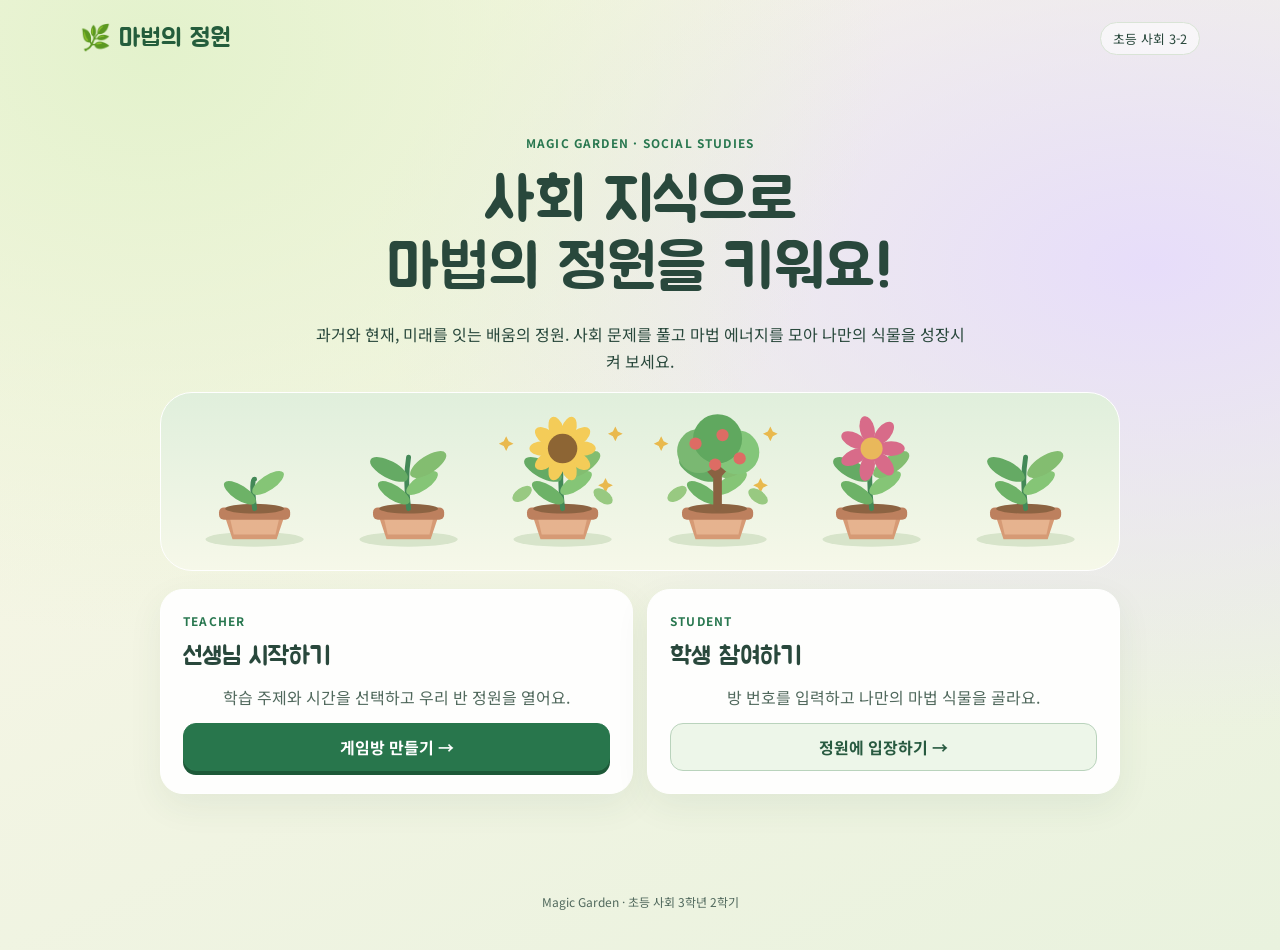
<file: public/index.html>
<!doctype html><html lang="ko"><head><meta charset="utf-8"><meta name="viewport" content="width=device-width, initial-scale=1"><title>마법의 정원 | 사회 학습 게임</title><link rel="stylesheet" href="style.css"><script defer src="config.js"></script><script defer src="common.js"></script><script defer src="home.js"></script></head><body><main class="shell"><header class="top"><span class="brand">🌿 마법의 정원</span><span class="pill">초등 사회 3-2</span></header><section class="hero"><div class="eyebrow">MAGIC GARDEN · SOCIAL STUDIES</div><h1>사회 지식으로<br>마법의 정원을 키워요!</h1><p>과거와 현재, 미래를 잇는 배움의 정원. 사회 문제를 풀고 마법 에너지를 모아 나만의 식물을 성장시켜 보세요.</p><div class="hero-art" id="hero-art" aria-hidden="true"></div><div class="home-actions"><section class="panel"><div class="eyebrow">TEACHER</div><h2>선생님 시작하기</h2><p class="muted">학습 주제와 시간을 선택하고 우리 반 정원을 열어요.</p><a class="btn primary" href="teacher.html">게임방 만들기 →</a></section><section class="panel"><div class="eyebrow">STUDENT</div><h2>학생 참여하기</h2><p class="muted">방 번호를 입력하고 나만의 마법 식물을 골라요.</p><a class="btn" href="student.html">정원에 입장하기 →</a></section></div><div id="notice"></div></section><footer>Magic Garden · 초등 사회 3학년 2학기</footer></main></body></html>
</file>
<file: public/style.css>
@import url('https://fonts.googleapis.com/css2?family=Jua&family=Fredoka:wght@400;500;600&family=Noto+Sans+KR:wght@400;500;600;700&display=swap');
:root{--ink:#29483c;--muted:#51695d;--leaf:#28774f;--leaf2:#d8edcf;--cream:#fffaf0;--gold:#f5d77e;--line:#d9e4d6;--shadow:0 12px 35px #254f3412;--accent:#5d9967}*{box-sizing:border-box}body{margin:0;font-family:'Noto Sans KR',system-ui,sans-serif;color:var(--ink);background:radial-gradient(ellipse at 12% 5%,#e3f2cc,transparent 46%),radial-gradient(ellipse at 90% 28%,#e7ddfa,transparent 48%),linear-gradient(155deg,#fbf7e8,#e9f2de);min-height:100vh}body[data-theme=future]{background:radial-gradient(ellipse at 10% 0,#bcebe0,transparent 55%),radial-gradient(ellipse at 90% 30%,#dcd5fa,transparent 55%),#f0f9f4}body[data-theme=traditional]{background:radial-gradient(ellipse at 15% 0,#f7d9d4,transparent 55%),radial-gradient(ellipse at 90% 20%,#d8e8be,transparent 55%),#fff7e8}h1,h2,h3,.brand{font-family:Jua,'Noto Sans KR',sans-serif;font-weight:400;margin:0}h1{font-size:clamp(2rem,5vw,3.8rem);line-height:1.1}h2{font-size:1.55rem}h3{font-size:1.25rem}p{line-height:1.65;margin:.45rem 0}.muted,small{color:var(--muted)}small{font-size:.8rem}.eyebrow{font-size:.74rem;letter-spacing:.1em;font-weight:700;color:var(--leaf);text-transform:uppercase}.shell{max-width:1160px;margin:auto;padding:22px 20px 40px}.student .shell{max-width:530px;padding:12px 12px 30px}.top{display:flex;align-items:center;justify-content:space-between;gap:12px;margin-bottom:18px}.brand{font-size:1.55rem;color:#245d3c;text-decoration:none;white-space:nowrap}.pill{border:1px solid var(--line);border-radius:99px;padding:6px 12px;font-size:.8rem;background:#fff9}.panel{background:#ffffffed;border:1px solid #fff;border-radius:23px;padding:22px;box-shadow:var(--shadow);min-width:0}.student .panel{padding:16px;border-radius:20px}.layout{display:grid;grid-template-columns:minmax(0,1.5fr) minmax(0,1fr);gap:16px}.stack{display:grid;gap:13px}.row{display:flex;align-items:center;gap:10px;flex-wrap:wrap}.between{justify-content:space-between}.grow{flex:1}.grid2{display:grid;grid-template-columns:repeat(2,minmax(0,1fr));gap:12px}.grid3{display:grid;grid-template-columns:repeat(3,minmax(0,1fr));gap:10px}.btn,button{font:inherit;cursor:pointer;border:1px solid #b9d3bc;background:#edf6e9;color:#285a40;padding:11px 16px;border-radius:13px;font-weight:700;min-height:44px;transition:transform .15s,background .15s;text-decoration:none;display:inline-flex;align-items:center;justify-content:center;gap:6px;text-align:center}button:hover,.btn:hover{background:#e0efd8;transform:translateY(-1px)}button:disabled{opacity:.48;cursor:not-allowed;transform:none}button.primary,.btn.primary{background:#28764c;color:white;border-color:#28764c;box-shadow:0 4px 0 #1d5938}button.gold{background:#f8e0a0;border-color:#e5bd67;color:#59400b}button.danger{background:#fde8e3;color:#9e382e;border-color:#efc7bf}.wide{width:100%}button:focus-visible,a:focus-visible,input:focus-visible{outline:3px solid #9364b6;outline-offset:3px}input[type=text]{width:100%;font:inherit;border:1px solid #b8cdbb;border-radius:12px;padding:13px;background:white;color:var(--ink)}input[type=checkbox],input[type=radio]{accent-color:#28764c;width:18px;height:18px;flex-shrink:0}label.check{display:flex;gap:9px;align-items:center;border:1px solid var(--line);padding:10px 12px;border-radius:12px;background:#fafcf8;font-size:.92rem}label.check:has(input:checked){background:#eaf5e5;border-color:#a7c9a7}.topic-group{border-top:1px solid var(--line);padding-top:14px}.topic-group h3{margin-bottom:10px}.tiny{font-size:.8rem;padding:7px 10px;min-height:36px}.alert{background:#fff2d7;border:1px solid #edcf85;border-radius:14px;padding:12px;color:#6b4810;font-size:.9rem;overflow-wrap:anywhere}.error{background:#fdebe8;color:#8d2929;border-color:#efbcb6}.plant-grid{display:grid;grid-template-columns:repeat(6,minmax(0,1fr));gap:9px}.plant-card{background:#f5f9f1;border:1px solid #e0ebd9;border-radius:14px;text-align:center;padding:8px 3px;min-width:0}.plant-card strong{display:block;font-size:.82rem;overflow-wrap:anywhere}.plant-svg{display:block;width:100%;height:auto;max-height:110px;margin:auto}.plant-choice{background:#fff;border:1px solid var(--line);display:flex;flex-direction:column;gap:4px;padding:5px;min-height:76px;font-size:.8rem}.plant-choice[aria-pressed=true]{background:#d8efd7;border:2px solid #37764c}.student .plant-grid{grid-template-columns:repeat(4,minmax(0,1fr))}.number{font-family:Fredoka,Jua,sans-serif;font-weight:600;font-variant-numeric:tabular-nums}.room-code{font-size:3.5rem;letter-spacing:.12em;text-align:center;line-height:1.1}.qr{display:grid;place-items:center;margin:12px auto}.qr img{width:210px;height:210px;max-width:100%;image-rendering:pixelated}.timer{display:flex;align-items:center;gap:10px}.timer-ring{width:62px;height:62px;border-radius:50%;display:grid;place-items:center;background:conic-gradient(var(--accent) var(--pct,100%),#dfe9d9 0)}.timer-ring:before{content:'';width:48px;height:48px;background:#fff;border-radius:50%}.timer-ring .number{position:absolute;font-size:.94rem}.progress{height:9px;border-radius:99px;background:#deead9;overflow:hidden}.progress>i{display:block;height:100%;width:var(--pct,0%);background:#4b9a62;border-radius:99px;transition:width .25s}.progress.time>i{background:#be8e38;transition:none}.stat{padding:11px;background:#f2f7ed;border-radius:13px;min-width:0}.stat b{display:block;font-family:Fredoka,sans-serif;font-size:1.5rem}.rank{display:grid;grid-template-columns:25px minmax(64px,100px) 1fr 35px;gap:7px;align-items:center;font-size:.86rem;min-height:27px}.rank span:nth-child(2){overflow:hidden;text-overflow:ellipsis;white-space:nowrap}.rankbar{height:16px;background:#edf2e8;border-radius:99px;overflow:hidden}.rankbar i{display:block;height:100%;background:#78ad72;border-radius:99px;transition:width .5s}.hero{min-height:calc(100vh - 100px);display:grid;align-content:center;gap:18px;max-width:960px;margin:auto;text-align:center}.hero-art{display:flex;justify-content:center;align-items:end;gap:7px;background:linear-gradient(180deg,#e0efdc,#f6f8e9);border:1px solid #fff;border-radius:32px;padding:20px;overflow:hidden}.hero-art .plant-svg{max-width:150px;max-height:160px}.hero p{max-width:650px;margin:auto}.home-actions{display:grid;grid-template-columns:1fr 1fr;gap:14px;text-align:left}.home-actions .panel{display:grid;gap:12px}.qhead{display:flex;justify-content:space-between;gap:8px;align-items:center;font-size:.78rem;color:var(--muted)}.qprompt{font-size:1.28rem;line-height:1.5;word-break:keep-all;margin:3px 0}.answers{display:grid;gap:10px}.answers button{background:white;color:var(--ink);min-height:76px;border:2px solid #dbe8d8;justify-content:flex-start;text-align:left;padding:12px;line-height:1.35;word-break:keep-all}.answers button:disabled{opacity:1}.answers button.good{background:#dff3dc;border-color:#43834d;color:#245b32}.answers button.bad{background:#fbe1df;border-color:#b64e47;color:#8b3029}.answers.pictures{grid-template-columns:1fr 1fr}.answers.pictures button{flex-direction:column;justify-content:center;gap:4px}.answers img{max-width:100%;height:105px;object-fit:contain}.qimage{display:block;width:100%;height:150px;object-fit:contain;border-radius:16px;background:#f1f7ee}.garden-mini{display:grid;grid-template-columns:100px minmax(0,1fr);align-items:center;gap:10px}.garden-mini .plant-svg{max-height:96px}.feedback{padding:12px;border-radius:12px;background:#eef6e9;font-size:.9rem;line-height:1.5}.feedback.bad{background:#fce9e7}.sun{background:#ffecad;border:1px solid #e8c76f;color:#684a15;padding:8px 12px;border-radius:12px;text-align:center;font-weight:700}.overlay{position:fixed;inset:0;z-index:10;display:grid;place-items:center;background:#284d3d88;padding:22px}.overlay>div{background:#fff8e8;text-align:center;border-radius:24px;padding:28px;width:min(100%,340px);box-shadow:var(--shadow);animation:pop .35s ease-out}.overlay .gift{font-size:4rem}.podium{display:grid;grid-template-columns:1fr 1fr 1fr;gap:8px;align-items:end}.podium .plant-card:first-child{order:2}.podium .plant-card:nth-child(2){order:1}.podium .plant-card:nth-child(3){order:3}.podium .plant-card:first-child{background:#fff1bf;border-color:#e8ce7d;padding-top:18px}.podium .plant-svg{max-height:130px}.result-list{display:grid;gap:7px}.result-row{display:grid;grid-template-columns:38px 1fr auto;align-items:center;gap:8px;border-bottom:1px solid var(--line);padding:8px}.result-row strong{overflow-wrap:anywhere}.status{min-height:20px;font-size:.82rem;color:var(--muted);margin-top:12px}#toast:empty{display:none}#toast{margin:8px 0}.hidden{display:none!important}footer{text-align:center;color:var(--muted);font-size:.75rem;margin-top:20px}.celebrate{animation:pop .8s ease-out}@keyframes pop{0%{transform:scale(.75);opacity:.4}60%{transform:scale(1.06)}100%{transform:scale(1);opacity:1}}@media(max-width:760px){.layout,.home-actions{grid-template-columns:1fr}.shell{padding:14px 12px 28px}.plant-grid{grid-template-columns:repeat(4,minmax(0,1fr))}.panel{padding:16px}.hero{min-height:0;padding:20px 0}.hero-art{padding:8px}.hero-art .plant-svg{max-width:95px}.top{margin-bottom:12px}.grid2{gap:8px}}@media(prefers-reduced-motion:reduce){*,*:before,*:after{animation:none!important;transition:none!important;scroll-behavior:auto!important}}
.podium .plant-card:first-child{grid-column:2;grid-row:1}.podium .plant-card:nth-child(2){grid-column:1;grid-row:1}.podium .plant-card:nth-child(3){grid-column:3;grid-row:1}

.panel{align-content:start}.topic-columns{display:grid;grid-template-columns:repeat(2,minmax(0,1fr));gap:12px}.topic-columns .check{padding:9px 8px;font-size:.85rem}.topic-columns .check small{white-space:nowrap}.topic-columns .topic-group{align-content:start}body:not(.student) .plant-grid .plant-svg{max-height:74px}@media(max-width:950px){.topic-columns{grid-template-columns:1fr}}
</file>
